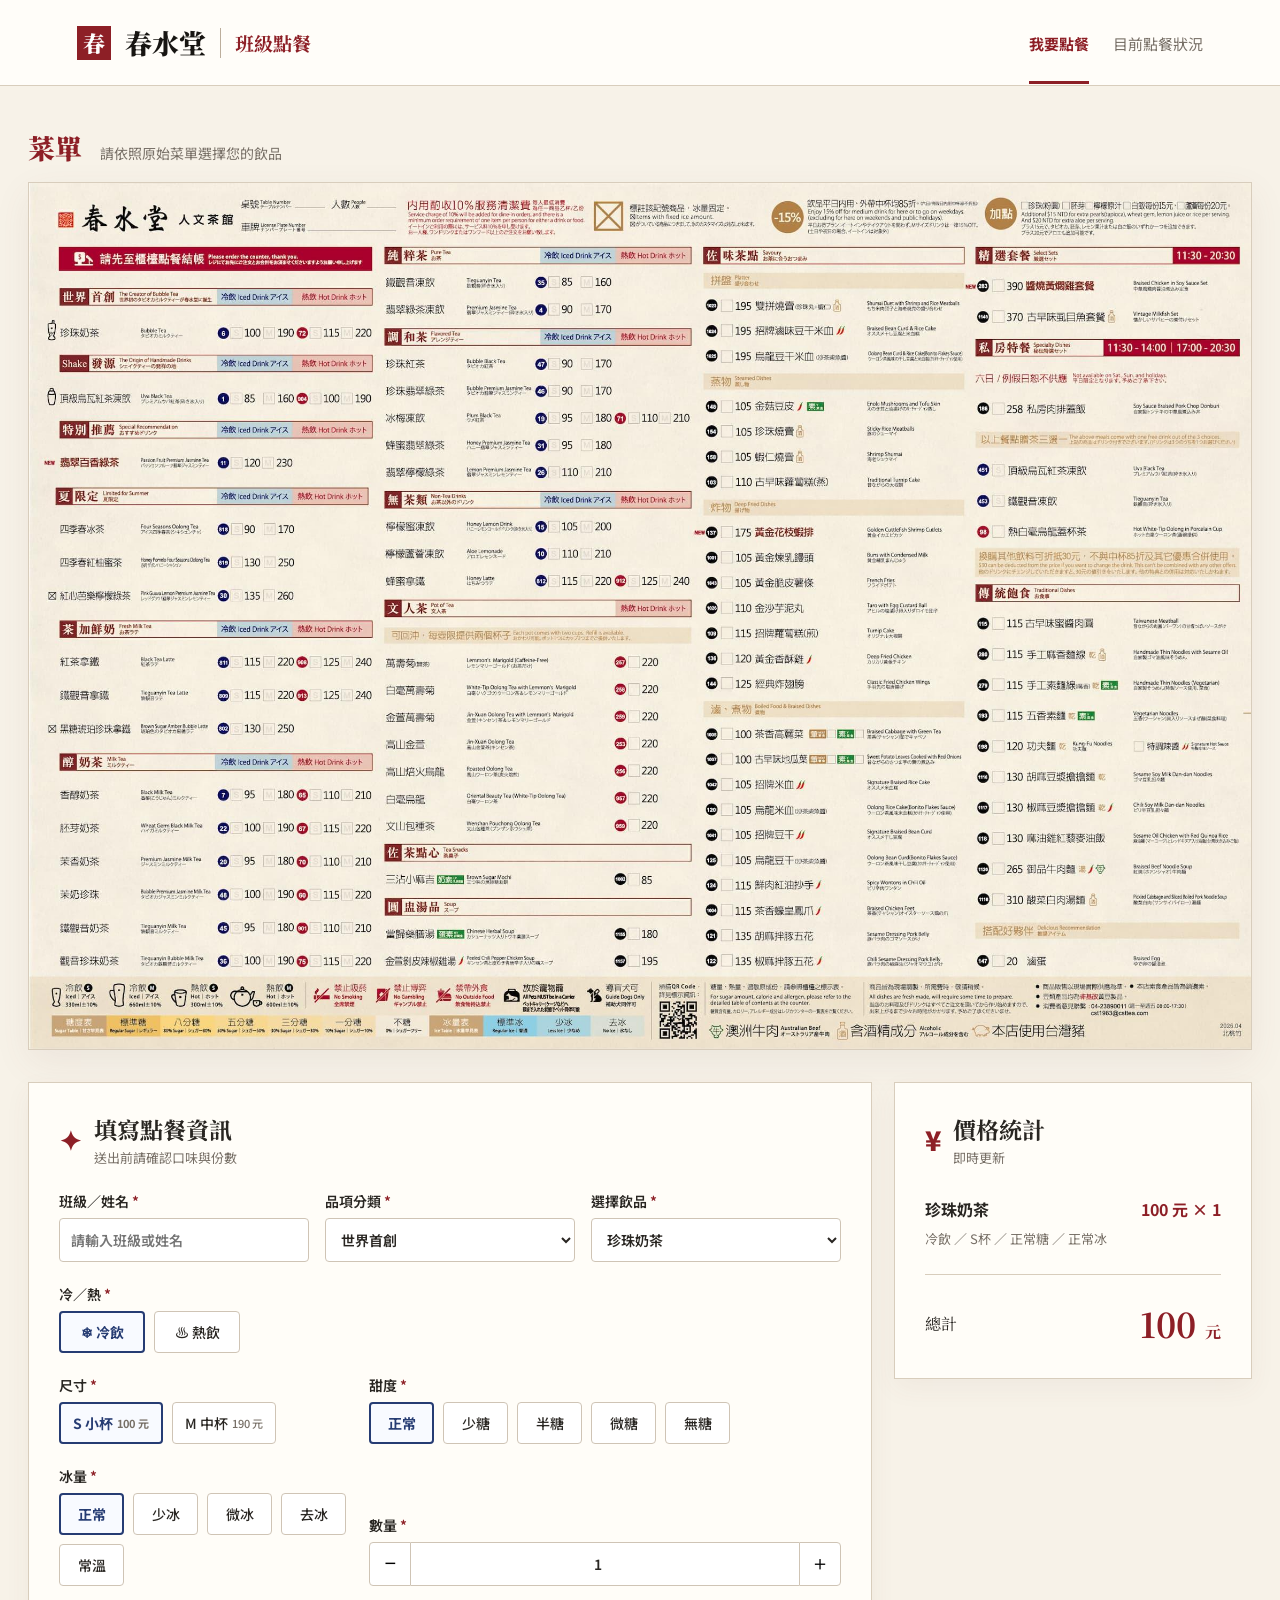
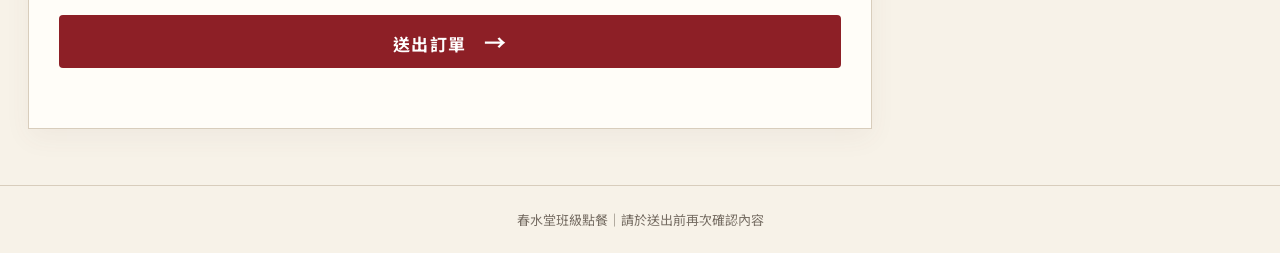
<file: index.html>
<!doctype html>
<html lang="zh-Hant">
  <head>
    <meta charset="UTF-8" />
    <meta name="viewport" content="width=device-width, initial-scale=1.0" />
    <meta name="description" content="春水堂班級飲料點餐" />
    <title>春水堂｜班級點餐</title>
    <link rel="stylesheet" href="styles.css" /><style>input[type=radio]{width:auto;height:auto;margin:0;padding:0}input[type=hidden]{display:none}</style>
  </head>
  <body>
    <header class="site-header">
      <a class="brand" href="index.html" aria-label="春水堂班級點餐首頁"><span class="seal">春</span><span>春水堂</span><i></i><b>班級點餐</b></a>
      <nav><a class="active" href="index.html">我要點餐</a><a href="status.html">目前點餐狀況</a></nav>
    </header>
    <main>
      <section class="menu-section" aria-labelledby="menu-title">
        <div class="section-heading"><p id="menu-title">菜單</p><span>請依照原始菜單選擇您的飲品</span></div>
        <img class="menu-image" src="menu.jpg" alt="春水堂完整飲品與餐點菜單" />
      </section>
      <section class="order-grid" aria-label="點餐表單與價格">
        <form id="order-form" class="order-panel">
          <div class="panel-heading"><span class="heading-icon">✦</span><div><h1>填寫點餐資訊</h1><p>送出前請確認口味與份數</p></div></div>
          <div class="fields">
            <label>班級／姓名 <em>*</em><input id="name" name="name" placeholder="請輸入班級或姓名" required maxlength="40" /></label>
            <label>品項分類 <em>*</em><select id="category" name="category"></select></label>
            <label>選擇飲品 <em>*</em><select id="drink" name="drink"></select></label>
          </div>
          <fieldset><legend>冷／熱 <em>*</em></legend><div id="temperature-options" class="choice-row"></div></fieldset>
          <div class="option-grid">
            <fieldset><legend>尺寸 <em>*</em></legend><div id="size-options" class="choice-row compact"></div></fieldset>
            <fieldset><legend>甜度 <em>*</em></legend><div class="choice-row compact" id="sugar-options"></div></fieldset>
            <fieldset><legend>冰量 <em>*</em></legend><div class="choice-row compact" id="ice-options"></div></fieldset>
            <label class="quantity-label">數量 <em>*</em><span class="quantity"><button type="button" id="minus" aria-label="減少數量">−</button><input id="quantity" name="quantity" value="1" min="1" max="20" type="number" inputmode="numeric" /><button type="button" id="plus" aria-label="增加數量">＋</button></span></label>
          </div>
          <input id="unit-price" name="unitPrice" type="hidden" /><input id="total-price" name="totalPrice" type="hidden" />
          <button id="submit-order" class="submit-order" type="submit">送出訂單 <span>→</span></button>
          <p class="form-message" id="form-message" role="status"></p>
        </form>
        <aside class="price-panel" aria-live="polite"><div class="panel-heading"><span class="heading-icon">¥</span><div><h2>價格統計</h2><p>即時更新</p></div></div><div id="price-summary"></div></aside>
      </section>
    </main>
    <footer>春水堂班級點餐｜請於送出前再次確認內容</footer>
    <script src="config.js?v=2"></script><script src="app.js?v=2"></script>
  </body>
</html>
</file>
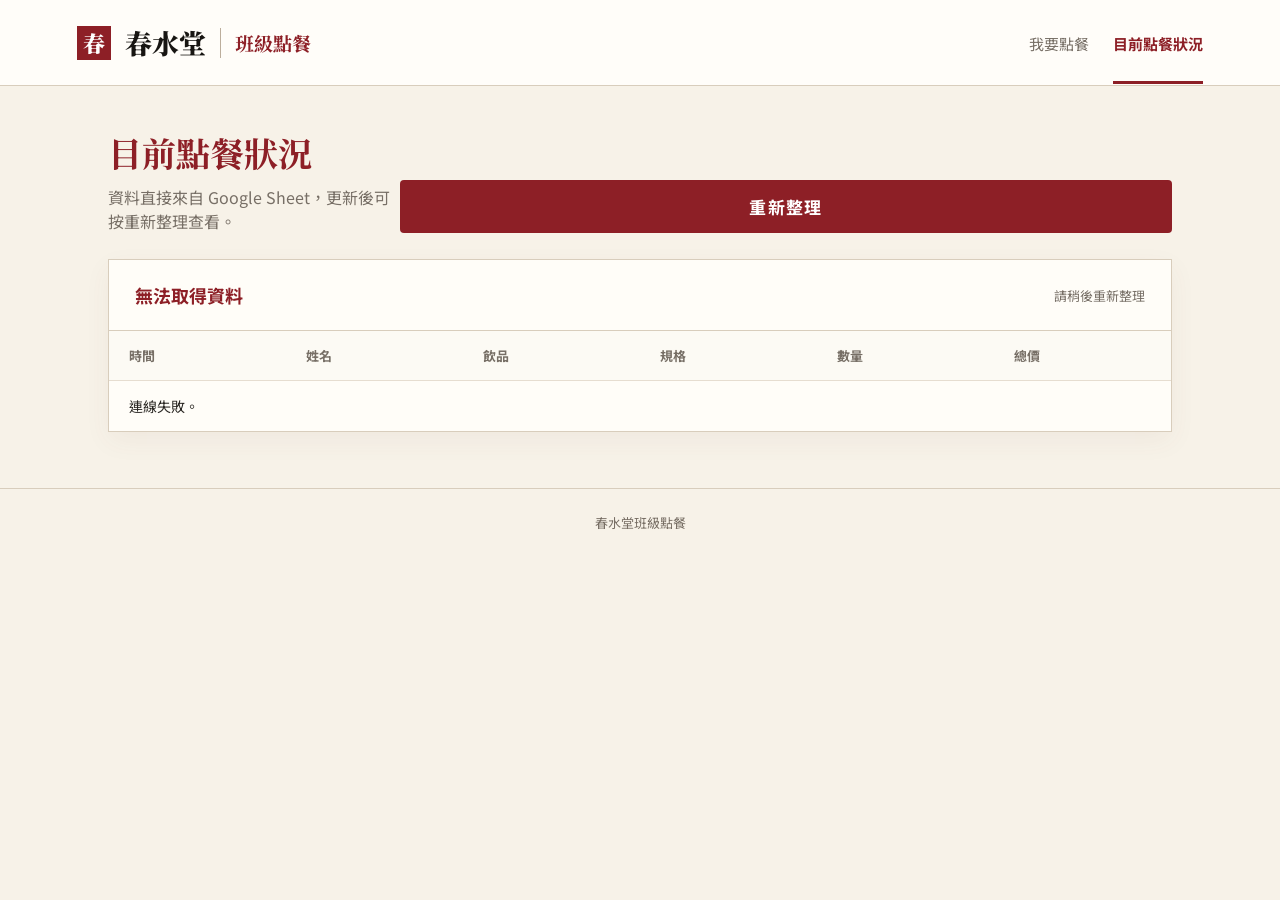
<file: status.html>
<!doctype html>
<html lang="zh-Hant">
  <head><meta charset="UTF-8" /><meta name="viewport" content="width=device-width, initial-scale=1.0" /><title>目前點餐狀況｜春水堂班級點餐</title><link rel="stylesheet" href="styles.css" /><style>input[type=radio]{width:auto;height:auto;margin:0;padding:0}input[type=hidden]{display:none}</style></head>
  <body>
    <header class="site-header"><a class="brand" href="index.html"><span class="seal">春</span><span>春水堂</span><i></i><b>班級點餐</b></a><nav><a href="index.html">我要點餐</a><a class="active" href="status.html">目前點餐狀況</a></nav></header>
    <main class="status-main"><section class="status-hero"><div><h1>目前點餐狀況</h1><p>資料直接來自 Google Sheet，更新後可按重新整理查看。</p></div><button id="reload" type="button">重新整理</button></section><section class="status-card"><div class="status-meta"><strong id="order-count">載入中…</strong><span id="status-note"></span></div><div class="table-wrap"><table><thead><tr><th>時間</th><th>姓名</th><th>飲品</th><th>規格</th><th>數量</th><th>總價</th></tr></thead><tbody id="orders"></tbody></table></div></section></main>
    <footer>春水堂班級點餐</footer><script src="config.js?v=2"></script><script src="status.js?v=2"></script>
  </body>
</html>
</file>
<file: styles.css>
@import url('https://fonts.googleapis.com/css2?family=Noto+Sans+TC:wght@400;500;600;700&family=Noto+Serif+TC:wght@600;700;900&display=swap');
:root{--ivory:#f7f2e8;--paper:#fffdf8;--wine:#8d1f26;--wine2:#ad3032;--ink:#292622;--blue:#263c73;--line:#d8cdbc;--muted:#776f66}*{box-sizing:border-box}body{margin:0;background:var(--ivory);color:var(--ink);font-family:'Noto Sans TC',sans-serif}.site-header{min-height:86px;padding:0 clamp(20px,6vw,100px);display:flex;align-items:center;justify-content:space-between;border-bottom:1px solid var(--line);background:#fffdf9}.brand{display:flex;align-items:center;gap:14px;text-decoration:none;color:#171512;font-family:'Noto Serif TC',serif;font-size:27px;font-weight:900}.brand i{height:30px;width:1px;background:#bcae9c}.brand b{color:var(--wine);font-size:19px}.seal{display:grid;place-items:center;width:34px;height:34px;color:white;background:var(--wine);font-size:22px;line-height:1}nav{display:flex;gap:24px}nav a{color:var(--muted);font-size:15px;text-decoration:none;padding:31px 0 27px;border-bottom:3px solid transparent}nav a.active{color:var(--wine);font-weight:700;border-color:var(--wine)}main{max-width:1380px;margin:0 auto;padding:42px 28px 56px}.section-heading{display:flex;align-items:baseline;gap:18px;margin-bottom:15px}.section-heading p{font-family:'Noto Serif TC',serif;font-size:27px;font-weight:900;color:var(--wine);margin:0}.section-heading span{color:var(--muted);font-size:14px}.menu-image{display:block;width:100%;height:auto;border:1px solid var(--line);background:white;box-shadow:0 12px 34px #6d514c14}.order-grid{display:grid;grid-template-columns:minmax(0,1.65fr) minmax(290px,.7fr);gap:22px;margin-top:32px}.order-panel,.price-panel,.status-card{background:var(--paper);border:1px solid var(--line);box-shadow:0 9px 25px #6d514c0e;padding:30px}.panel-heading{display:flex;align-items:center;gap:12px;margin-bottom:24px}.panel-heading h1,.panel-heading h2{font-family:'Noto Serif TC',serif;font-size:23px;margin:0}.panel-heading p{margin:2px 0 0;color:var(--muted);font-size:13px}.heading-icon{color:var(--wine);font-size:27px;font-weight:900}.fields{display:grid;grid-template-columns:1fr 1fr 1fr;gap:16px}label,fieldset{font-size:14px;font-weight:600}em{font-style:normal;color:var(--wine)}input,select{font:inherit;color:var(--ink);width:100%;height:44px;margin-top:7px;border:1px solid #cfc4b5;border-radius:4px;background:#fff;padding:0 11px}fieldset{border:0;margin:22px 0 0;padding:0}legend{padding:0 0 7px}.choice-row{display:flex;flex-wrap:wrap;gap:9px}.choice input{position:absolute;opacity:0}.choice span{display:flex;align-items:center;justify-content:center;gap:4px;min-width:86px;min-height:42px;padding:5px 12px;border:1px solid #cfc4b5;border-radius:4px;background:#fff;font-size:14px;font-weight:500;cursor:pointer}.choice input:checked+span{border:2px solid var(--blue);color:var(--blue);background:#f8faff;font-weight:700}.choice small{display:block;color:var(--muted);font-size:11px}.option-grid{display:grid;grid-template-columns:1.1fr 1.8fr;gap:0 22px}.compact .choice span{min-width:65px}.quantity-label{align-self:end}.quantity{display:grid;grid-template-columns:42px 1fr 42px;margin-top:7px}.quantity input{margin:0;text-align:center;border-radius:0;border-left:0;border-right:0}.quantity button{border:1px solid #cfc4b5;background:#fff;font-size:20px;cursor:pointer}.quantity button:first-child{border-radius:4px 0 0 4px}.quantity button:last-child{border-radius:0 4px 4px 0}.submit-order,#reload{width:100%;margin-top:29px;border:0;border-radius:4px;min-height:53px;background:var(--wine);color:#fff;font:700 17px 'Noto Sans TC';cursor:pointer;letter-spacing:.08em}.submit-order span{padding-left:12px;font-size:22px}.submit-order:disabled{opacity:.7}.form-message{min-height:20px;margin:10px 0 0;color:var(--wine);font-size:14px}.price-panel{align-self:start}.price-line{padding:6px 0 24px;border-bottom:1px solid var(--line);display:flex;justify-content:space-between;gap:15px}.price-line strong,.price-line span{display:block}.price-line span{margin-top:8px;color:var(--muted);font-size:13px;line-height:1.6}.price-line b{white-space:nowrap;color:var(--wine);font-size:16px}.total-line{display:flex;align-items:center;justify-content:space-between;padding-top:24px;font-family:'Noto Serif TC',serif}.total-line strong{font-size:34px;color:var(--wine)}.total-line small{font-size:16px}footer{text-align:center;padding:24px;color:#766d63;border-top:1px solid var(--line);font-size:13px}.status-main{max-width:1120px}.status-hero{display:flex;align-items:end;justify-content:space-between;margin-bottom:26px}.status-hero h1{font-family:'Noto Serif TC',serif;color:var(--wine);font-size:34px;margin:0}.status-hero p{color:var(--muted);margin:8px 0 0}.status-hero button{width:auto;margin:0;padding:0 26px;min-height:46px}.status-card{padding:0}.status-meta{display:flex;justify-content:space-between;align-items:center;padding:22px 26px;border-bottom:1px solid var(--line)}.status-meta strong{color:var(--wine);font-size:18px}.status-meta span{color:var(--muted);font-size:13px}.table-wrap{overflow:auto}table{border-collapse:collapse;width:100%;min-width:760px}th,td{text-align:left;padding:15px 20px;border-bottom:1px solid #e6ddd0;font-size:14px}th{font-size:13px;color:var(--muted);background:#fcfaf4}tbody tr:last-child td{border-bottom:0}@media(max-width:820px){.site-header{padding:0 20px;min-height:70px}.brand{font-size:21px;gap:9px}.brand b{display:none}.seal{width:29px;height:29px;font-size:18px}nav{gap:14px}nav a{padding:24px 0 20px;font-size:14px}main{padding:28px 16px 38px}.order-grid{grid-template-columns:1fr}.order-panel,.price-panel{padding:22px}.fields{grid-template-columns:1fr}.option-grid{grid-template-columns:1fr}.menu-section .section-heading span{display:none}.status-hero{align-items:start;gap:18px;flex-direction:column}.status-hero button{width:100%}}@media(max-width:450px){.brand i{display:none}.choice-row{gap:6px}.choice span{min-width:72px;padding:5px 8px}.compact .choice span{min-width:58px}.panel-heading h1{font-size:20px}}
</file>
